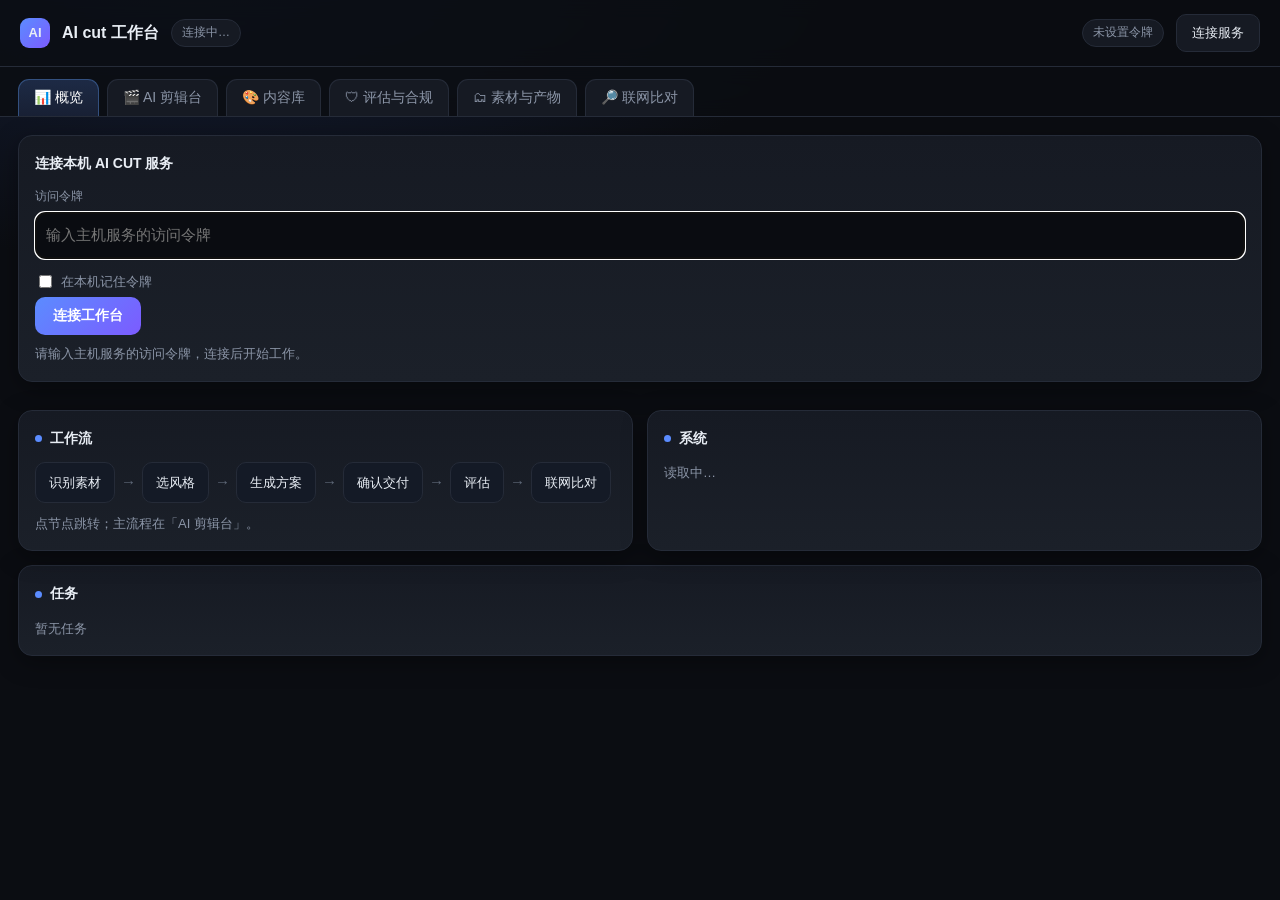
<file: app/web/index.html>
<!DOCTYPE html>
<html lang="zh-CN">
<head>
<meta charset="utf-8">
<meta name="viewport" content="width=device-width, initial-scale=1">
<title>AI cut 工作台</title>
<style>
  :root{
    --bg:#0b0d12; --card:#161a23; --card2:#1b2029; --line:#252b38;
    --fg:#e9eef5; --dim:#8b95a7; --dim2:#5f6878;
    --brand:#5b8cff; --brand2:#7c5bff; --ok:#34d399; --warn:#fbbf24; --err:#f87171;
    --r:14px; --shadow:0 6px 24px rgba(0,0,0,.35);
  }
  *{box-sizing:border-box}
  body{margin:0;background:radial-gradient(1200px 600px at 15% -10%,#16203a 0%,var(--bg) 55%) no-repeat,var(--bg);
       color:var(--fg);font:15px/1.65 -apple-system,"Segoe UI","Microsoft YaHei",sans-serif}
  header{display:flex;align-items:center;gap:12px;padding:14px 20px;border-bottom:1px solid var(--line);
         background:rgba(11,13,18,.85);backdrop-filter:blur(10px);position:sticky;top:0;z-index:30}
  .logo{width:30px;height:30px;border-radius:9px;background:linear-gradient(135deg,var(--brand),var(--brand2));
        display:grid;place-items:center;font-weight:800;font-size:13px}
  header h1{font-size:16px;margin:0;font-weight:650}
  .spacer{flex:1}
  .badge{font-size:12px;color:var(--dim);border:1px solid var(--line);padding:3px 10px;border-radius:99px;background:var(--card)}
  .badge.ok{color:var(--ok);border-color:#1d4a39;background:#0f2019}
  .badge.err{color:var(--err);border-color:#4d2323;background:#1f1112}
  nav{display:flex;gap:8px;overflow-x:auto;padding:12px 18px 0;position:sticky;top:59px;background:rgba(11,13,18,.85);
      backdrop-filter:blur(10px);z-index:25;border-bottom:1px solid var(--line)}
  nav button{background:var(--card);color:var(--dim);border:1px solid var(--line);padding:9px 15px;border-radius:11px 11px 0 0;
             white-space:nowrap;cursor:pointer;font-size:14px;border-bottom:none}
  nav button.active{color:#fff;background:linear-gradient(180deg,#1d2a45,#182034);border-color:#33507f}
  main{padding:18px;max-width:1280px;margin:0 auto}
  section{display:none;animation:fade .22s ease} section.active{display:block}
  @keyframes fade{from{opacity:0;transform:translateY(4px)}to{opacity:1;transform:none}}
  .grid{display:grid;gap:14px;grid-template-columns:repeat(auto-fit,minmax(300px,1fr))}
  .two{display:grid;gap:14px;grid-template-columns:minmax(320px,420px) 1fr}
  @media(max-width:900px){.two{grid-template-columns:1fr}}
  .card{background:linear-gradient(180deg,var(--card),var(--card2));border:1px solid var(--line);border-radius:var(--r);
        padding:16px;box-shadow:var(--shadow)}
  .card h3{margin:0 0 12px;font-size:14px;display:flex;align-items:center;gap:8px}
  .card h3 .dot{width:7px;height:7px;border-radius:50%;background:var(--brand)}
  .dim{color:var(--dim);font-size:13px} .muted{color:var(--dim2);font-size:12px}
  button.primary{background:linear-gradient(135deg,var(--brand),var(--brand2));color:#fff;border:0;padding:10px 18px;
                 border-radius:10px;cursor:pointer;font-size:14px;font-weight:600}
  button.primary:disabled{opacity:.5;cursor:not-allowed}
  button.ghost{background:var(--card);color:var(--fg);border:1px solid var(--line);padding:9px 15px;border-radius:10px;cursor:pointer;font-size:13px}
  select,input,textarea{background:#0a0c11;color:var(--fg);border:1px solid var(--line);border-radius:10px;padding:10px;width:100%;font:inherit}
  textarea{min-height:120px;resize:vertical}
  label{font-size:12px;color:var(--dim);display:block;margin:12px 0 5px}
  pre{background:#080a0e;border:1px solid var(--line);border-radius:12px;padding:14px;overflow:auto;max-height:420px;
      font:13px/1.6 ui-monospace,Consolas,monospace;white-space:pre-wrap}
  table{width:100%;border-collapse:collapse;font-size:14px}
  th,td{text-align:left;padding:9px 8px;border-bottom:1px solid var(--line)} th{color:var(--dim);font-size:12px}
  .row{display:flex;gap:10px;flex-wrap:wrap;align-items:center}
  .stats{display:grid;gap:12px;grid-template-columns:repeat(auto-fit,minmax(150px,1fr))}
  .stat{background:linear-gradient(180deg,#1a2030,#141a26);border:1px solid var(--line);border-radius:var(--r);padding:14px}
  .stat .n{font-size:26px;font-weight:750;background:linear-gradient(135deg,#9db8ff,#c4a8ff);-webkit-background-clip:text;background-clip:text;color:transparent}
  .stat .l{font-size:12px;color:var(--dim)}
  .flow{display:flex;gap:6px;flex-wrap:wrap;align-items:center}
  .flow .node{background:#141a26;border:1px solid var(--line);border-radius:10px;padding:9px 13px;font-size:13px;cursor:pointer}
  .flow .node:hover{border-color:#33507f;background:#182034}
  .flow .arrow{color:var(--dim2)}
  .stylegrid{display:grid;gap:12px;grid-template-columns:repeat(auto-fill,minmax(240px,1fr))}
  .stylecard{position:relative;background:linear-gradient(180deg,var(--card),var(--card2));border:1px solid var(--line);
             border-radius:var(--r);padding:14px;cursor:pointer;transition:.15s;overflow:hidden}
  .stylecard:hover{transform:translateY(-2px);border-color:#33507f}
  .stylecard.sel{border-color:var(--brand);box-shadow:0 0 0 1px var(--brand) inset}
  .stylecard::before{content:"";position:absolute;inset:0 0 auto 0;height:3px;background:var(--accent,linear-gradient(90deg,var(--brand),var(--brand2)))}
  .stylecard h4{margin:2px 0 6px;font-size:15px}
  .chips{display:flex;gap:6px;flex-wrap:wrap;margin:8px 0}
  .chip{font-size:11.5px;padding:3px 9px;border-radius:99px;background:#101520;border:1px solid var(--line);color:var(--dim)}
  .chip.b{color:#a9c1ff;border-color:#2b3f66} .chip.g{color:#7ee2b8;border-color:#1d4a39}
  .chip.y{color:#f7d488;border-color:#4d4020} .chip.r{color:#f6a6a6;border-color:#4d2323}
  .steps{display:flex;gap:8px;flex-wrap:wrap}
  .step{flex:1;min-width:130px;background:#121722;border:1px solid var(--line);border-radius:11px;padding:10px 12px}
  .step.done{border-color:#1d4a39} .step.run{border-color:#4d4020}
  .bars{display:flex;flex-direction:column;gap:9px;margin-top:6px}
  .bar{display:grid;grid-template-columns:96px 1fr 48px;gap:10px;align-items:center;font-size:13px}
  .track{height:10px;background:#0d1117;border-radius:99px;overflow:hidden;border:1px solid var(--line)}
  .fill{height:100%;border-radius:99px;background:linear-gradient(90deg,var(--brand),var(--brand2))}
  .fill.ok{background:linear-gradient(90deg,#22c55e,#34d399)} .fill.warn{background:linear-gradient(90deg,#f59e0b,#fbbf24)}
  .fill.err{background:linear-gradient(90deg,#ef4444,#f87171)}
  .ringwrap{display:flex;align-items:center;gap:18px;flex-wrap:wrap}
  .ring{position:relative;width:132px;height:132px} .ring svg{transform:rotate(-90deg)}
  .ring .val{position:absolute;inset:0;display:grid;place-items:center;font-size:26px;font-weight:750}
  .ring .val small{display:block;font-size:11px;color:var(--dim);font-weight:500;text-align:center}
  .verdict{display:flex;align-items:center;gap:14px;padding:14px;border-radius:12px;border:1px solid var(--line);background:#121722}
  .verdict.ok{border-color:#1d4a39;background:#0f2019} .verdict.err{border-color:#4d2323;background:#1f1112}
  .verdict .big{font-size:22px;font-weight:750}
  .hit{padding:10px 12px;border:1px solid #4d2323;background:#1a1113;border-radius:10px;margin-top:8px}
  .hit .cat{font-size:11.5px;color:#f6a6a6;border:1px solid #4d2323;padding:1px 7px;border-radius:99px}
  .fileitem{display:flex;align-items:center;gap:10px;padding:9px 11px;border:1px solid var(--line);border-radius:10px;
            background:#121722;margin-bottom:7px;cursor:pointer}
  .fileitem:hover{border-color:#33507f}
  .fileitem .ico{width:28px;height:28px;border-radius:8px;display:grid;place-items:center;background:#0d1117;border:1px solid var(--line)}
  .msg{padding:10px 12px;border-radius:10px;border:1px dashed var(--line);color:var(--dim);font-size:13px}
  .toolbar{display:flex;gap:8px;flex-wrap:wrap;margin-bottom:14px}
  .switch{display:flex;align-items:center;gap:6px;font-size:13px;color:var(--dim)}
  .switch input{width:auto}
</style>
</head>
<body>
<header>
  <div class="logo">AI</div><h1>AI cut 工作台</h1>
  <span class="badge" id="health">连接中…</span><div class="spacer"></div>
  <span class="badge" id="tokenState"></span>
  <button class="ghost" id="connectService">连接服务</button>
</header>

<nav>
  <button data-tab="overview" class="active">📊 概览</button>
  <button data-tab="console">🎬 AI 剪辑台</button>
  <button data-tab="library">🎨 内容库</button>
  <button data-tab="review">🛡 评估与合规</button>
  <button data-tab="assets">🗂 素材与产物</button>
  <button data-tab="research">🔎 联网比对</button>
</nav>

<main>
  <div class="card" id="authPanel" hidden style="margin-bottom:14px">
    <h3>连接本机 AI CUT 服务</h3>
    <form id="authForm">
      <label for="authToken">访问令牌</label>
      <input id="authToken" type="password" autocomplete="off" required placeholder="输入主机服务的访问令牌">
      <label class="switch"><input type="checkbox" id="rememberToken"> 在本机记住令牌</label>
      <button class="primary" type="submit">连接工作台</button>
      <div class="dim" id="authMessage" style="margin-top:8px"></div>
    </form>
  </div>
  <section id="overview" class="active">
    <div class="stats" id="stats"></div>
    <div class="grid" style="margin-top:14px">
      <div class="card"><h3><span class="dot"></span>工作流</h3><div class="flow" id="flow"></div>
        <div class="dim" style="margin-top:10px">点节点跳转；主流程在「AI 剪辑台」。</div></div>
      <div class="card"><h3><span class="dot"></span>系统</h3><div id="sysinfo" class="dim">读取中…</div></div>
    </div>
    <div class="card" style="margin-top:14px"><h3><span class="dot"></span>任务</h3><div id="tasklist" class="dim">暂无任务</div></div>
  </section>

  <section id="console">
    <div class="two">
      <div>
        <div class="card">
          <h3><span class="dot"></span>1 选素材</h3>
          <select id="aeVideo"></select>
          <label>或手动填路径</label>
          <input id="aePath" placeholder="work/normalized/example.mp4">
          <div class="row" style="margin-top:12px">
            <button class="ghost" id="aeUnderstand">识别素材</button>
            <span class="muted" id="aeUnderstandHint">识别产出角色/节奏/删除建议/封面</span>
          </div>
        </div>
        <div class="card" style="margin-top:14px">
          <h3><span class="dot"></span>实时观察与分析</h3>
          <div class="row">
            <label style="margin:0;flex:1">画面采样间隔（秒）<input id="brainInterval" type="number" min="0.5" max="30" step="0.5" value="2"></label>
            <label class="switch" style="margin:20px 0 0"><input id="brainVision" type="checkbox"> 逐帧视觉模型</label>
          </div>
          <div class="row" style="margin-top:12px">
            <button class="primary" id="brainStart">开始观察素材</button>
            <button class="ghost" id="brainScreenStart">观察剪映窗口</button>
            <button class="ghost" id="brainStop" disabled>停止</button>
            <span class="badge" id="brainStatus">未启动</span>
          </div>
          <div class="muted" id="brainProgress" style="margin-top:8px">观察素材可分析画面/音频事件；观察剪映可实时更新窗口预览。勾选本地视觉模型后会异步描述画面，速度受本机推理影响。</div>
          <img id="brainFrame" alt="最新分析画面" style="display:none;width:100%;max-height:250px;object-fit:contain;background:#080a0e;border-radius:10px;margin-top:12px">
          <div id="brainEvents" class="dim" style="margin-top:8px;max-height:240px;overflow:auto">尚无观察事件</div>
        </div>
        <div class="card" style="margin-top:14px">
          <h3><span class="dot"></span>1.5 发布平台（自动调节奏参数）</h3>
          <div class="row" id="platformRow"></div>
          <div class="dim" id="platformHint">选平台自动适配节奏：抖音快切/B站中速/TikTok loop</div>
        </div>
        <div class="card" style="margin-top:14px">
          <h3><span class="dot"></span>2 选风格</h3>
          <div class="stylegrid" id="styleCards"></div>
          <div class="dim" id="aeStyleInfo" style="margin-top:10px">选一个风格看它会怎么剪。</div>
        </div>
        <div class="card" style="margin-top:14px">
          <h3><span class="dot"></span>3 高级选项</h3>
          <label>封面文案（留空用识别候选）</label><input id="aeCover">
          <label>行动指令（留空按目标自动给）</label><input id="aeCta">
          <label>背景音乐</label>
          <div class="row"><select id="aeBgm" style="flex:1"></select>
            <input id="aeBgmPath" placeholder="或填路径" style="flex:1"></div>
          <label>节拍文件（卡点风格用）</label><select id="aeBeats"></select>
          <label>B-roll 画面索引</label><select id="aeBroll"></select>
          <div class="row" style="margin-top:12px">
            <label class="switch" style="margin:0"><input type="checkbox" id="aeSmart" checked> AI 识别辅助</label>
            <label class="switch" style="margin:0"><input type="checkbox" id="aeDrop"> 画质淘汰</label>
            <label class="switch" style="margin:0"><input type="checkbox" id="aeKeep"> 保留停顿</label>
          </div>
          <div class="row" style="margin-top:14px">
            <button class="primary" id="aeRun">生成方案并检查</button>
            <button class="ghost" id="aePlan">只看方案</button>
          </div>
          <div class="muted" style="margin-top:8px">先生成并检查方案，再在右侧确认交付。原生资源和独立 MP4 的支持范围不同，不支持的参数会明确提示。</div>
        </div>
      </div>
      <div>
        <div class="card"><h3><span class="dot"></span>剪辑流程</h3>
          <div class="steps">
            <div class="step" id="step1"><div>识别</div><div class="muted">信号+文本+视觉</div></div>
            <div class="step" id="step2"><div>粗剪</div><div class="muted">删口误/去停顿</div></div>
            <div class="step" id="step3"><div>分镜</div><div class="muted">按风格与节奏</div></div>
            <div class="step" id="step4"><div>包装</div><div class="muted">字幕/特效/封面</div></div>
          </div>
        </div>
        <div class="card" style="margin-top:14px"><h3><span class="dot"></span>输出</h3>
          <div id="aeOut"><div class="msg">选素材与风格，点「生成方案并检查」或「只看方案」。</div></div>
        </div>
        <div class="card" style="margin-top:14px">
          <h3><span class="dot"></span>4 确认与交付</h3>
          <label for="deliverySheet">剪辑决策单</label>
          <input id="deliverySheet" list="deliverySheets" placeholder="生成方案后自动填入，也可粘贴已有决策单路径">
          <datalist id="deliverySheets"></datalist>
          <div class="grid">
            <div><label for="deliverySoftware">目标剪辑软件</label><select id="deliverySoftware"></select></div>
            <div><label for="deliveryEngine">交付方式</label><select id="deliveryEngine"></select></div>
          </div>
          <div id="deliveryCapability" class="dim" style="margin-top:8px"></div>
          <button class="ghost" id="deliveryReview" style="margin-top:12px">查看并检查当前方案</button>
          <div id="deliverySummary" class="dim" style="margin-top:12px">请先生成方案，或选择已有决策单。</div>
          <details style="margin-top:10px"><summary>展开详细剪辑方案</summary><pre id="deliveryDetails"></pre></details>
          <label class="switch"><input type="checkbox" id="deliveryConfirm" disabled> 我已检查当前方案，确认按所选方式执行</label>
          <label class="switch"><input type="checkbox" id="aePublish"> 同时复制到剪映草稿库</label>
          <button class="primary" id="deliveryExecute" disabled>确认后执行交付</button>
          <div id="deliveryOutput" style="margin-top:14px" aria-live="polite"></div>
        </div>
      </div>
    </div>
  </section>

  <section id="library">
    <div class="toolbar">
      <button class="ghost" data-lib="styles">🎬 风格</button>
      <button class="ghost" data-lib="hooks">🪝 钩子</button>
      <button class="ghost" data-lib="structures">🧩 结构</button>
      <button class="ghost" data-lib="topics">💡 选题</button>
    </div>
    <div id="libview"><div class="msg">选择上面一项</div></div>
  </section>

  <section id="review">
    <div class="grid">
      <div class="card"><h3><span class="dot"></span>合规自检</h3>
        <textarea id="cmpText" placeholder="粘贴文案、台词或字幕…"></textarea>
        <div class="row" style="margin-top:10px"><button class="primary" id="cmpRun">检测文案</button></div>
        <label>或检测已有逐字稿</label>
        <div class="row"><select id="cmpFile" style="flex:1"></select><button class="ghost" id="cmpFileRun">检测文件</button></div>
        <div id="cmpOut" style="display:none;margin-top:12px"></div>
      </div>
      <div class="card"><h3><span class="dot"></span>发布前评分</h3>
        <select id="evalSheet"></select>
        <div class="row" style="margin-top:10px"><button class="primary" id="evalPre">开始评分</button></div>
        <div id="evalPreOut" style="display:none;margin-top:12px"></div>
      </div>
    </div>
    <div class="card" style="margin-top:14px"><h3><span class="dot"></span>发布后诊断</h3>
      <div class="row"><select id="evalData" style="flex:1"></select><button class="primary" id="evalPost">开始诊断</button></div>
      <div id="evalPostOut" style="display:none;margin-top:12px"></div>
    </div>
  </section>

  <section id="assets">
    <div class="toolbar">
      <button class="ghost" data-file="sheets">📝 决策单</button>
      <button class="ghost" data-file="transcripts">🎙 逐字稿</button>
      <button class="ghost" data-file="drafts">🎞 草稿</button>
      <button class="ghost" data-file="output">📦 导出产物</button>
      <button class="ghost" data-file="data">📊 数据报告</button>
    </div>
    <div class="grid">
      <div class="card"><h3><span class="dot"></span>文件</h3><div id="filelist" class="dim">选择上面一类</div></div>
      <div class="card"><h3><span class="dot"></span>内容预览</h3><pre id="fileview">（未选择）</pre></div>
    </div>
    <div class="grid" style="margin-top:14px">
      <div class="card"><h3><span class="dot"></span>建 B-roll 索引</h3>
        <input id="biDir" placeholder="素材目录，例如 ./media">
        <div class="row" style="margin-top:10px"><button class="ghost" id="biRun">建立索引</button>
          <span class="muted">让 AI 认识你的素材库，便于自动配画面</span></div>
      </div>
      <div class="card"><h3><span class="dot"></span>音乐节拍分析</h3>
        <div class="row"><select id="beatsAudio" style="flex:1"></select><button class="ghost" id="beatsRun">分析节拍</button></div>
        <div class="muted" style="margin-top:8px">用于卡点风格：画面会跟着节拍切换</div>
      </div>
    </div>
    <div id="assetOut" style="display:none;margin-top:14px"></div>
  </section>

  <section id="research">
    <div class="card"><h3><span class="dot"></span>实时联网比对</h3>
      <div class="grid">
        <div><label>本片主题</label><input id="aeTopic" placeholder="例如 孕期腹围增长规律"></div>
        <div><label>逐字稿（可选）</label><select id="aeTopicTr"></select></div>
      </div>
      <div class="row" style="margin-top:12px"><button class="primary" id="aeResearch">开始比对</button>
        <span class="muted">实时检索同类做法、用户关心点、合规限流点，结果带来源</span></div>
      <div id="aeResearchOut" style="display:none;margin-top:12px"></div>
    </div>
  </section>
</main>
<script src="delivery.js"></script>
<script src="app.js"></script>
</body>
</html>
</file>
